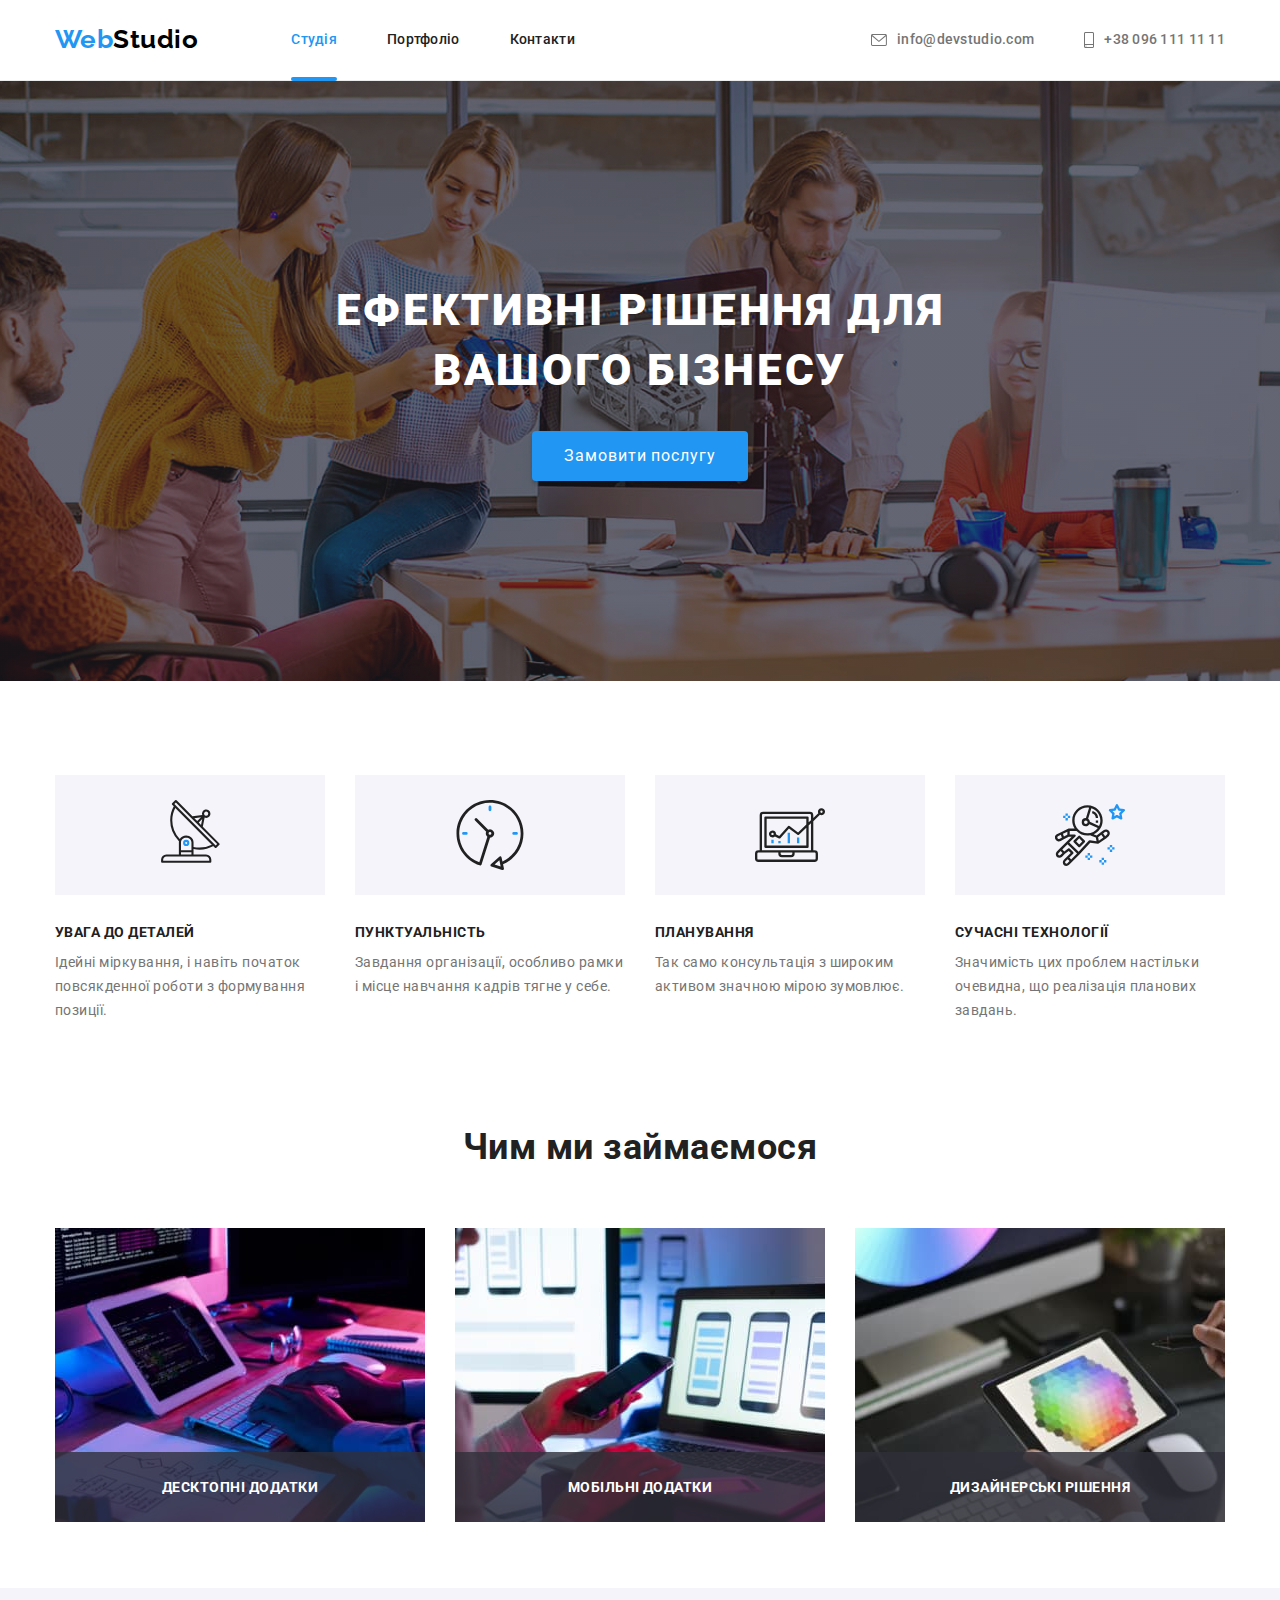
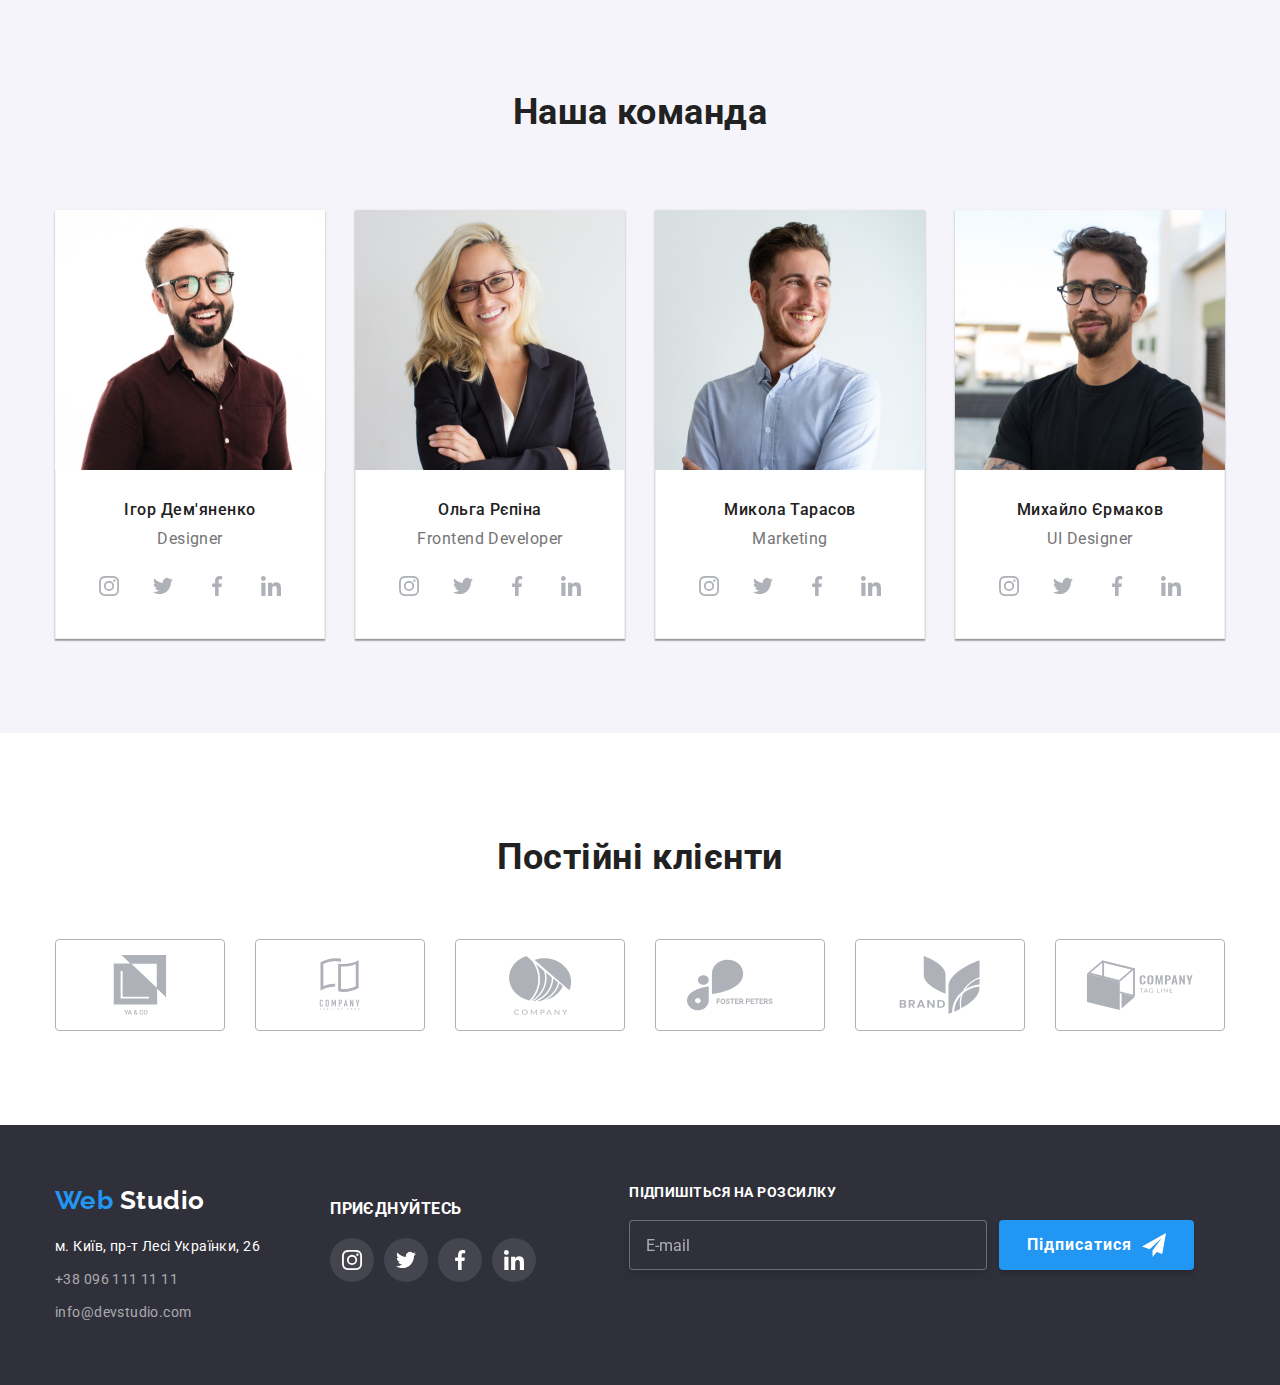
<file: index.html>
<!DOCTYPE html>
<html lang="uk">
  <head>
    <meta charset="UTF-8" />
    <meta http-equiv="X-UA-Compatible" content="IE=edge" />
    <meta name="viewport" content="width=device-width, initial-scale=1.0" />
    <title>Web Studio</title>
    <link rel="preconnect" href="https://fonts.googleapis.com" />
    <link rel="preconnect" href="https://fonts.gstatic.com" crossorigin />
    <link
      href="https://fonts.googleapis.com/css2?family=Raleway:wght@700&family=Roboto:wght@400;500;700;900&display=swap"
      rel="stylesheet" />
    <link
      rel="stylesheet"
      href="https://cdnjs.cloudflare.com/ajax/libs/modern-normalize/1.1.0/modern-normalize.min.css" />
    <link rel="stylesheet" href="./css/styles.css" />
  </head>

  <body>
    <!-- Header -->
    <header class="page-header">
      <div class="container">
        <div class="main-nav-studio">
          <nav class="main-nav-studio">
            <div class="logo-container">
              <a href="./index.html" lang="en" class="logo link item">
                Web
                <span class="logo-header">Studio</span>
              </a>
            </div>

            <ul class="main-nav list">
              <li class="item">
                <a href="./index.html" class="nav-link link current">Студія</a>
              </li>
              <li class="item">
                <a href="./portfolio.html" class="nav-link link">Портфоліо</a>
              </li>
              <li class="item">
                <a href="#" class="nav-link link">Контакти</a>
              </li>
            </ul>
          </nav>

          <ul class="header-contacts list">
            <li class="item">
              <a
                href="mailto:info@devstudio.com"
                lang="en"
                class="header-contacts link mail">
                <svg class="mail-icon">
                  <use href="./images/icons.svg#icon-envelope"></use>
                </svg>
                info@devstudio.com
              </a>
            </li>
            <li class="item">
              <a href="tel:+380961111111" class="header-contacts link telefone">
                <svg class="telefon-icon">
                  <use href="./images/icons.svg#icon-smartphone"></use>
                </svg>
                +38 096 111 11 11
              </a>
            </li>
          </ul>
        </div>
      </div>
    </header>

    <main>
      <!-- Hero! -->
      <section class="hero section overlay">
        <div class="container">
          <h1 class="hero-tittle">Ефективні рішення для вашого бізнесу</h1>
          <button data-modal-open type="button" class="hero-button">
            Замовити послугу
          </button>
        </div>
      </section>

      <!--Preferences -->
      <section class="preferences section">
        <div class="container">
          <h2 class="visually-hidden">Наші переваги</h2>

          <ul class="list prferences-list">
            <li class="item">
              <div class="icons-preference">
                <svg class="icon-preference antenna" width="70" height="70">
                  <use href="./images/icons.svg#icon-antenna"></use>
                </svg>
              </div>
              <h3 class="preferences-title">УВАГА ДО ДЕТАЛЕЙ</h3>
              <p class="preferences-details">
                Ідейні міркування, і навіть початок повсякденної роботи з
                формування позиції.
              </p>
            </li>
            <li class="item">
              <div class="icons-preference">
                <svg class="icon-preference clock" width="70" height="70">
                  <use href="./images/icons.svg#icon-clock"></use>
                </svg>
              </div>
              <h3 class="preferences-title">ПУНКТУАЛЬНІСТЬ</h3>
              <p class="preferences-details">
                Завдання організації, особливо рамки і місце навчання кадрів
                тягне у себе.
              </p>
            </li>
            <li class="item">
              <div class="icons-preference">
                <svg class="icon-preference diagram" width="70" height="70">
                  <use href="./images/icons.svg#icon-diagram"></use>
                </svg>
              </div>
              <h3 class="preferences-title">ПЛАНУВАННЯ</h3>
              <p class="preferences-details">
                Так само консультація з широким активом значною мірою зумовлює.
              </p>
            </li>
            <li class="item">
              <div class="icons-preference">
                <svg class="icon-preference astronaut" width="70" height="70">
                  <use href="./images/icons.svg#icon-astronaut"></use>
                </svg>
              </div>

              <h3 class="preferences-title">СУЧАСНІ ТЕХНОЛОГІЇ</h3>
              <p class="preferences-details">
                Значимість цих проблем настільки очевидна, що реалізація
                планових завдань.
              </p>
            </li>
          </ul>
        </div>
      </section>

      <!-- Our-projects -->
      <section class="projects section-no-padding">
        <div class="container">
          <h2 class="projects-title">Чим ми займаємося</h2>

          <ul class="list projects-list">
            <li class="items">
              <img
                src="./images/computer.jpg"
                alt="розробка для десктопів"
                width="370"
                height="294"
                class="project-image" />
              <p class="projects-card-description">Десктопні додатки</p>
            </li>
            <li class="items">
              <img
                src="./images/phone.jpg"
                alt="розробка для мобільних телефонів"
                width="370"
                height="294"
                class="project-image" />
              <p class="projects-card-description">Мобільні додатки</p>
            </li>
            <li class="items">
              <img
                src="./images/tablet.jpg"
                alt="розробка для планшетів"
                width="370"
                height="294"
                class="project-image" />
              <p class="projects-card-description">Дизайнерські рішення</p>
            </li>
          </ul>
        </div>
      </section>

      <!-- Our team -->
      <section class="team section">
        <div class="container">
          <h2 class="team-title">Наша команда</h2>
          <ul class="list team-list">
            <li class="item">
              <img
                src="./images/prodact.jpg"
                alt="Дизайнер Проекту"
                class="team-foto"
                width="270"
                height="260" />

              <div class="team-card-text">
                <h4 class="name">Ігор Дем'яненко</h4>
                <p lang="en" class="position">Designer</p>

                <ul class="list team-card-icons">
                  <li class="card-iconcs-item">
                    <a href="#" class="icon-link">
                      <svg class="icon-team" width="20px" height="20px">
                        <use href="./images/icons.svg#icon-instagram"></use>
                      </svg>
                    </a>
                  </li>
                  <li class="card-iconcs-item">
                    <a href="#" class="icon-link">
                      <svg class="icon-team" width="20px" height="20px">
                        <use href="./images/icons.svg#icon-twitter"></use>
                      </svg>
                    </a>
                  </li>
                  <li class="card-iconcs-item">
                    <a href="#" class="icon-link">
                      <svg class="icon-team" width="20px" height="20px">
                        <use href="./images/icons.svg#icon-facebook"></use>
                      </svg>
                    </a>
                  </li>
                  <li class="card-iconcs-item">
                    <a href="#" class="icon-link">
                      <svg class="icon-team" width="20px" height="20px">
                        <use href="./images/icons.svg#icon-linkedin"></use>
                      </svg>
                    </a>
                  </li>
                </ul>
              </div>
            </li>

            <li class="item">
              <img
                src="./images/frontend.jpg"
                alt="Фронтенд розробник"
                class="team-foto"
                width="270"
                height="260" />

              <div class="team-card-text">
                <h4 class="name">Ольга Рєпіна</h4>
                <p lang="en" class="position">Frontend Developer</p>

                <ul class="list team-card-icons">
                  <li class="card-iconcs-item">
                    <a href="#" class="icon-link">
                      <svg class="icon-team" width="20px" height="20px">
                        <use href="./images/icons.svg#icon-instagram"></use>
                      </svg>
                    </a>
                  </li>
                  <li class="card-iconcs-item">
                    <a href="#" class="icon-link">
                      <svg class="icon-team" width="20px" height="20px">
                        <use href="./images/icons.svg#icon-twitter"></use>
                      </svg>
                    </a>
                  </li>
                  <li class="card-iconcs-item">
                    <a href="#" class="icon-link">
                      <svg class="icon-team" width="20px" height="20px">
                        <use href="./images/icons.svg#icon-facebook"></use>
                      </svg>
                    </a>
                  </li>
                  <li class="card-iconcs-item">
                    <a href="#" class="icon-link">
                      <svg class="icon-team" width="20px" height="20px">
                        <use href="./images/icons.svg#icon-linkedin"></use>
                      </svg>
                    </a>
                  </li>
                </ul>
              </div>
            </li>

            <li class="item">
              <img
                src="./images/marketing.jpg"
                alt="Маркетинг"
                class="team-foto"
                width="270"
                height="260" />

              <div class="team-card-text">
                <h4 class="name">Микола Тарасов</h4>
                <p lang="en" class="position">Marketing</p>

                <ul class="list team-card-icons">
                  <li class="card-iconcs-item">
                    <a href="#" class="icon-link">
                      <svg class="icon-team" width="20px" height="20px">
                        <use href="./images/icons.svg#icon-instagram"></use>
                      </svg>
                    </a>
                  </li>
                  <li class="card-iconcs-item">
                    <a href="#" class="icon-link">
                      <svg class="icon-team" width="20px" height="20px">
                        <use href="./images/icons.svg#icon-twitter"></use>
                      </svg>
                    </a>
                  </li>
                  <li class="card-iconcs-item">
                    <a href="#" class="icon-link">
                      <svg class="icon-team" width="20px" height="20px">
                        <use href="./images/icons.svg#icon-facebook"></use>
                      </svg>
                    </a>
                  </li>
                  <li class="card-iconcs-item">
                    <a href="#" class="icon-link">
                      <svg class="icon-team" width="20px" height="20px">
                        <use href="./images/icons.svg#icon-linkedin"></use>
                      </svg>
                    </a>
                  </li>
                </ul>
              </div>
            </li>

            <li class="item">
              <img
                src="./images/designer.jpg"
                alt="Графічний дизайнер"
                class="team-foto"
                width="270"
                height="260" />

              <div class="team-card-text">
                <h4 class="name">Михайло Єрмаков</h4>
                <p lang="en" class="position">UI Designer</p>

                <ul class="list team-card-icons">
                  <li class="card-iconcs-item">
                    <a href="#" class="icon-link">
                      <svg class="icon-team" width="20px" height="20px">
                        <use href="./images/icons.svg#icon-instagram"></use>
                      </svg>
                    </a>
                  </li>
                  <li class="card-iconcs-item">
                    <a href="#" class="icon-link">
                      <svg class="icon-team" width="20px" height="20px">
                        <use href="./images/icons.svg#icon-twitter"></use>
                      </svg>
                    </a>
                  </li>
                  <li class="card-iconcs-item">
                    <a href="#" class="icon-link">
                      <svg class="icon-team" width="20px" height="20px">
                        <use href="./images/icons.svg#icon-facebook"></use>
                      </svg>
                    </a>
                  </li>
                  <li class="card-iconcs-item">
                    <a href="#" class="icon-link">
                      <svg class="icon-team" width="20px" height="20px">
                        <use href="./images/icons.svg#icon-linkedin"></use>
                      </svg>
                    </a>
                  </li>
                </ul>
              </div>
            </li>
          </ul>
        </div>
      </section>

      <section class="clients section">
        <div class="container">
          <h2 class="clients-title">Постійні клієнти</h2>

          <ul class="list our-clients">
            <li class="clients-icon-item">
              <a href="" class="clients-icone-link">
                <svg class="icone-clients">
                  <use
                    href="./images/icons.svg#icon-ya_co"
                    width="106px"
                    height="60px"></use>
                </svg>
              </a>
            </li>

            <li class="clients-icon-item">
              <a href="" class="clients-icone-link">
                <svg class="icone-clients">
                  <use
                    href="./images/icons.svg#icon-tagline_here_company"
                    width="106px"
                    height="60px"></use>
                </svg>
              </a>
            </li>

            <li class="clients-icon-item">
              <a href="" class="clients-icone-link">
                <svg class="icone-clients">
                  <use
                    href="./images/icons.svg#icon-company"
                    width="106px"
                    height="60px"></use>
                </svg>
              </a>
            </li>

            <li class="clients-icon-item">
              <a href="" class="clients-icone-link">
                <svg class="icone-clients">
                  <use
                    href="./images/icons.svg#icon-foster_peters"
                    width="106px"
                    height="60px"></use>
                </svg>
              </a>
            </li>

            <li class="clients-icon-item">
              <a href="" class="clients-icone-link">
                <svg class="icone-clients">
                  <use
                    href="./images/icons.svg#icon-brand"
                    width="106px"
                    height="60px"></use>
                </svg>
              </a>
            </li>

            <li class="clients-icon-item">
              <a href="" class="clients-icone-link">
                <svg class="icone-clients">
                  <use
                    href="./images/icons.svg#icon-tag_line_company"
                    width="106px"
                    height="60px"></use>
                </svg>
              </a>
            </li>
          </ul>
        </div>
      </section>
    </main>

    <!-- Footer -->
    <footer class="footer">
      <div class="container">
        <div class="address-footer">
          <a href="./index.html" lang="en" class="logo link footer-log">
            Web
            <span class="logo-footer">Studio</span>
          </a>
          <address>
            <ul class="footer-contacts list">
              <li class="item">
                <a
                  href="https://goo.gl/maps/CPtrU1FHBa2aNyZL9"
                  target="_blank"
                  rel="noopener noreferrer nofollow"
                  class="footer-contacts link">
                  <span class="adress-footer">
                    м. Київ, пр-т Лесі Українки, 26
                  </span>
                </a>
              </li>
              <li class="item">
                <a href="tel:+380961111111" class="footer-contacts link">
                  +38 096 111 11 11
                </a>
              </li>
              <li class="item">
                <a
                  href="mailto:info@devstudio.com"
                  lang="en"
                  class="footer-contacts link">
                  info@devstudio.com
                </a>
              </li>
            </ul>
          </address>
        </div>

        <div class="social-link-footer">
          <p class="join-us">ПРИЄДНУЙТЕСЬ</p>
          <ul class="icons-list-footer list">
            <li class="footer-icon-item item">
              <a href="" class="footer-icon-link link">
                <svg class="icon-footer">
                  <use href="./images/icons.svg#icon-instagram"></use>
                </svg>
              </a>
            </li>

            <li class="footer-icon-item item">
              <a href="" class="footer-icon-link link">
                <svg class="icon-footer">
                  <use href="./images/icons.svg#icon-twitter"></use>
                </svg>
              </a>
            </li>

            <li class="footer-icon-item item">
              <a href="" class="footer-icon-link link">
                <svg class="icon-footer">
                  <use href="./images/icons.svg#icon-facebook"></use>
                </svg>
              </a>
            </li>

            <li class="footer-icon-item item">
              <a href="" class="footer-icon-link link">
                <svg class="icon-footer">
                  <use href="./images/icons.svg#icon-linkedin"></use>
                </svg>
              </a>
            </li>
          </ul>
        </div>

        <div class="conteiner-form-footer">
          <h2 class="call-to-action">Підпишіться на розсилку</h2>
          <form class="form-footer">
            <input
              type="text"
              placeholder="E-mail"
              id="footer-input"
              class="footer-input">
            <button
              type="submit"
              class="button-form-footer"
              aria-label="Підписатися">
              Підписатися
              <svg class="button-footer-icon">
                <use href="./images/icons.svg#icon-send"></use>
              </svg>
            </button>
          </form>
        </div>
      </div>
    </footer>

    <div data-modal class="backdrop is-hidden">
      <div class="modal">
        <form class="form js-speaker-form">
          <h2 class="form-tittle">Залиште свої дані, ми вам передзвонимо</h2>

          <div class="form-field">
            <label for="name">Ім'я</label>

            <div class="form-lebel">
              <input
                type="text"
                name="user-name"
                id="name"
                class="form-input" />
              <svg class="form-icons">
                <use
                  href="./images/icons.svg#icon-person"></use>
              </svg>
            </div>
          </div>

          <div class="form-field">
            <label for="tel">Телефон</label>

            <div class="form-lebel">
              <input type="tel" name="tel" id="tel" class="form-input">
              <svg class="form-icons">
                <use href="./images/icons.svg#icon-phone_blank"></use>
              </svg>
            </div>
          </div>

          <div class="form-field">
            <label for="email">Пошта</label>

            <div class="form-lebel">
              <input type="email" name="email" id="email" class="form-input">
              <svg class="form-icons">
                <use href="./images/icons.svg#icon-email_black"></use>
              </svg>
            </div>
          </div>

          <div class="form-field">
            <label for="comment">Коментар</label>
            <textarea
              class="form-textaerea"
              name="comment "
              id="comment"
              rows="8"
              placeholder="Введіть текст"></textarea>
          </div>

          <label class="checkbox-label">
            <input
              type="checkbox"
              name="agreement"
              value="agreement"
              class="checkbox"
              checked />
            <span class="checbox-icon"></span>
            Погоджуюся з розсилкою та приймаю&#160;
            <a href=" " class="link checkbox-link">Умови договору</a>
          </label>
          <button type="submit" class="form-button">Відправити</button>
        </form>
        <button data-modal-close class="modal-close-button">
          <svg class="icon-close" width="18px" height="18px">
            <use href="./images/icons.svg#icon-close_black"></use>
          </svg>
        </button>
      </div>
    </div>

    <script src="./js/header.js"></script>
    <script src="./js/modal.js"></script>
  </body>
</html>
</file>
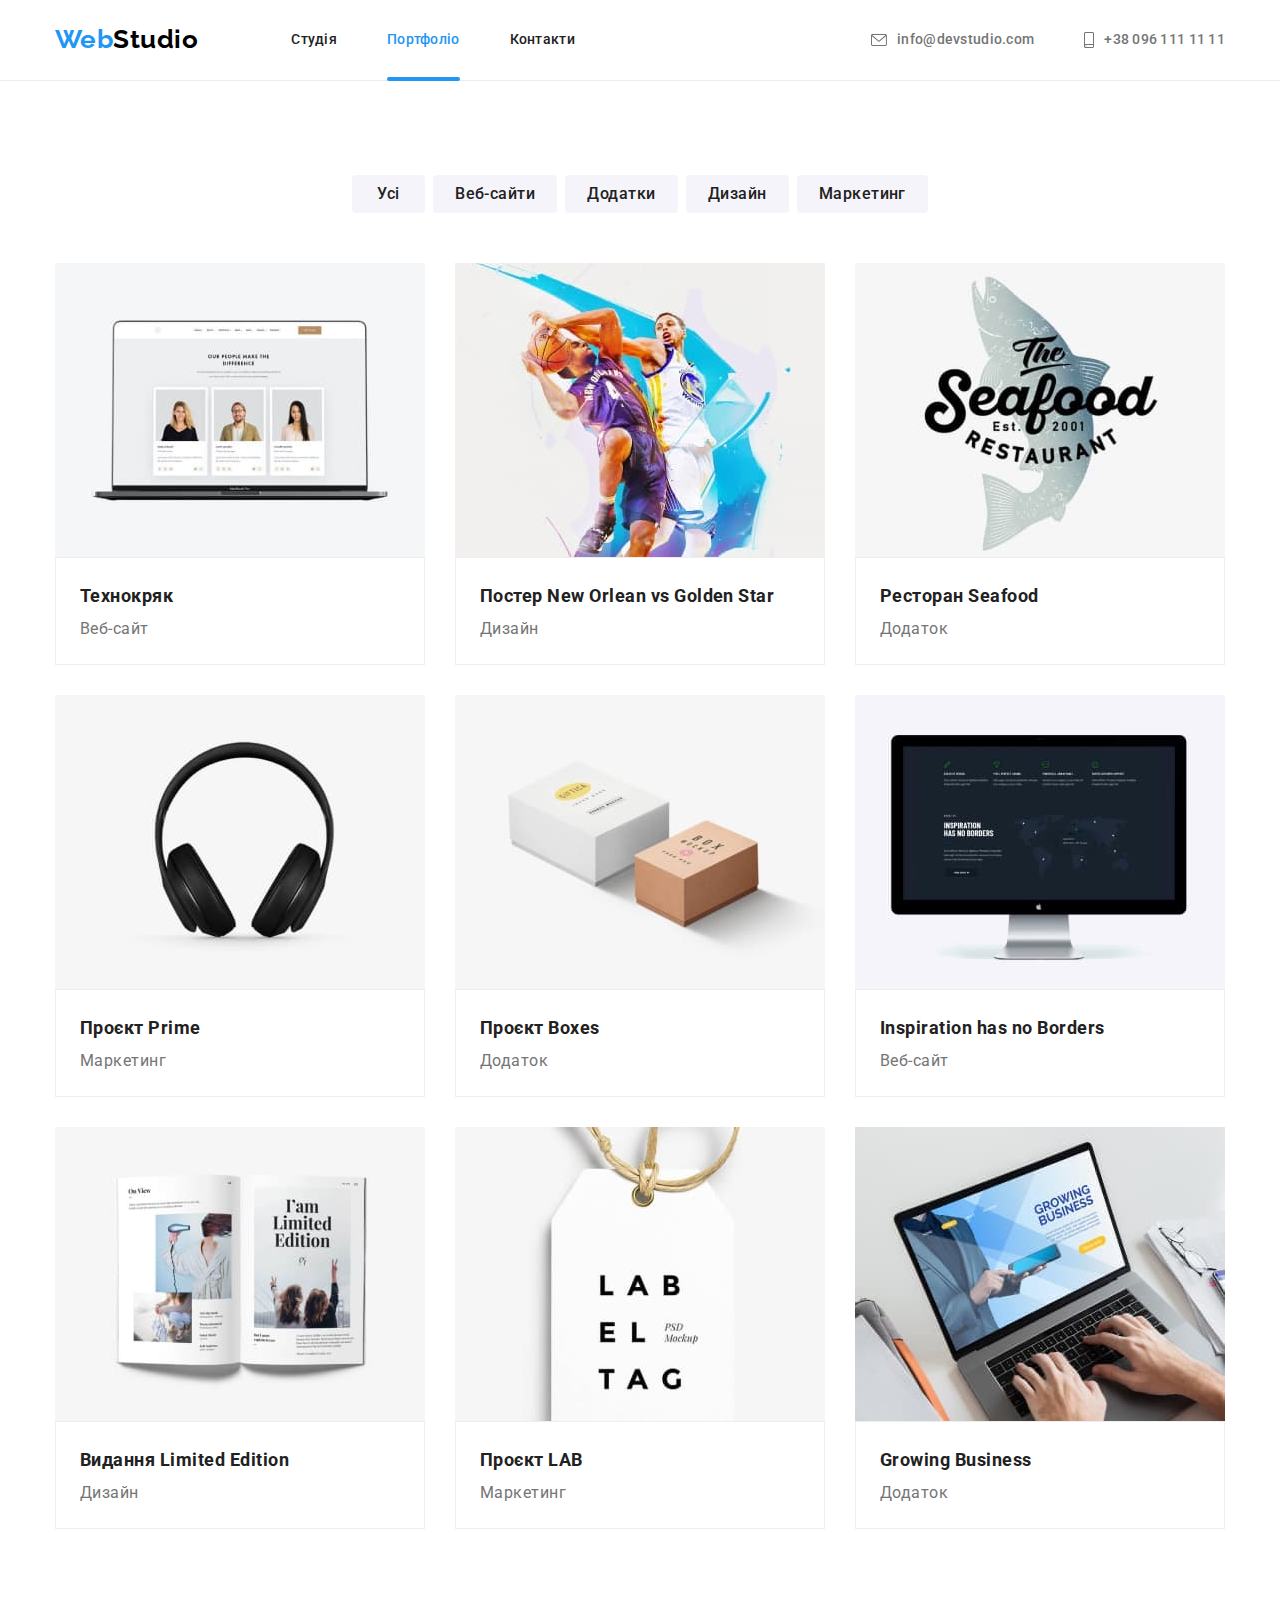
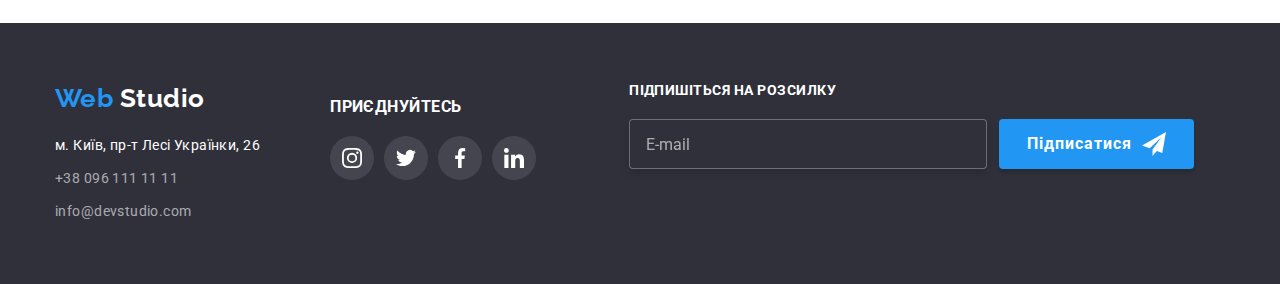
<file: portfolio.html>
<!DOCTYPE html>
<html lang="uk">
  <head>
    <meta charset="UTF-8" />
    <meta http-equiv="X-UA-Compatible" content="IE=edge" />
    <meta name="viewport" content="width=device-width, initial-scale=1.0" />
    <title>Web Studio</title>
    <link rel="preconnect" href="https://fonts.googleapis.com" />
    <link rel="preconnect" href="https://fonts.gstatic.com" crossorigin />
    <link
      href="https://fonts.googleapis.com/css2?family=Raleway:wght@700&family=Roboto:wght@400;500;700;900&display=swap"
      rel="stylesheet" />
    <link
      rel="stylesheet"
      href="https://cdnjs.cloudflare.com/ajax/libs/modern-normalize/1.1.0/modern-normalize.min.css" />
    <link rel="stylesheet" href="./css/styles.css" />
  </head>

  <body>
    <!-- Header -->
    <header class="page-header">
      <div class="container">
        <div class="main-nav-studio">
          <nav class="main-nav-studio">
            <div class="logo-container">
              <a href="./index.html" lang="en" class="logo link item">
                Web
                <span class="logo-header">Studio</span>
              </a>
            </div>

            <ul class="main-nav list">
              <li class="item">
                <a href="./index.html" class="nav-link link">Студія</a>
              </li>
              <li class="item">
                <a href="./portfolio.html" class="nav-link link current">
                  Портфоліо
                </a>
              </li>
              <li class="item">
                <a href="#" class="nav-link link">Контакти</a>
              </li>
            </ul>
          </nav>

          <ul class="header-contacts list">
            <li class="item">
              <a
                href="mailto:info@devstudio.com"
                lang="en"
                class="header-contacts link mail">
                <svg class="mail-icon">
                  <use href="./images/icons.svg#icon-envelope"></use>
                </svg>
                info@devstudio.com
              </a>
            </li>
            <li class="item">
              <a href="tel:+380961111111" class="header-contacts link telefone">
                <svg class="telefon-icon">
                  <use href="./images/icons.svg#icon-smartphone"></use>
                </svg>
                +38 096 111 11 11
              </a>
            </li>
          </ul>
        </div>
      </div>
    </header>

    <main>
      <!-- Nav-buttons -->
      <section class="section portfolio-nav">
        <div class="container portfolio-nav-buttons">
          <h2 class="visually-hidden">Пошук за категоріями</h2>
          <ul class="list nav-buttons-list">
            <li class="item">
              <button type="button" class="nav-buttons">Усі</button>
            </li>
            <li class="item">
              <button type="button" class="nav-buttons">Веб-сайти</button>
            </li>
            <li class="item">
              <button type="button" class="nav-buttons">Додатки</button>
            </li>
            <li class="item">
              <button type="button" class="nav-buttons">Дизайн</button>
            </li>
            <li class="item">
              <button type="button" class="nav-buttons">Маркетинг</button>
            </li>
          </ul>
        </div>

        <!-- Poftfolio items -->

        <div class="container">
          <h2 class="visually-hidden">Категорії портфоліо</h2>
          <ul class="list card-items">
            <li class="card-item">
              <div class="portfolio-card-thumb">
                <img
                  src="./images/technokryak.jpg"
                  alt="Відкрита сторінка веб сайту на екрані ноутбука"
                  class="portfolio-image"
                  width="370">
                <div class="thumb-overlay">
                  <p class="thumb-text">
                    Ресурс пропонує комплексні пропозиції з різним рівнем
                    функціоналу та сервісів. Все це дозволить відвідувачу
                    отримати вичерпні відомості про компанію чи приватну особу.
                  </p>
                </div>
              </div>

              <div class="card-text">
                <h3 class="items-title">Технокряк</h3>
                <p class="items-description">Веб-сайт</p>
              </div>
            </li>
            <li class="card-item">
              <div class="portfolio-card-thumb">
                <img
                  src="./images/poster_new_orlean.jpg"
                  alt="Два баскетболісти в процесі гри"
                  class="portfolio-image"
                  width="370">
                <div class="thumb-overlay">
                  <p class="thumb-text">
                    Ресурс пропонує комплексні пропозиції з різним рівнем
                    функціоналу та сервісів. Все це дозволить відвідувачу
                    отримати вичерпні відомості про компанію чи приватну особу.
                  </p>
                </div>
              </div>
              <div class="card-text">
                <h3 class="items-title">Постер New Orlean vs Golden Star</h3>
                <p class="items-description">Дизайн</p>
              </div>
            </li>
            <li class="card-item">
              <div class="portfolio-card-thumb">
                <img
                  src="./images/seafood.jpg"
                  alt="Логотип ресторану морської кухні"
                  class="portfolio-image"
                  width="370">
                <div class="thumb-overlay">
                  <p class="thumb-text">
                    Ресурс пропонує комплексні пропозиції з різним рівнем
                    функціоналу та сервісів. Все це дозволить відвідувачу
                    отримати вичерпні відомості про компанію чи приватну особу.
                  </p>
                </div>
              </div>
              <div class="card-text">
                <h3 class="items-title">Ресторан Seafood</h3>
                <p class="items-description">Додаток</p>
              </div>
            </li>
            <li class="card-item">
              <div class="portfolio-card-thumb">
                <img
                  src="./images/prime.jpg"
                  alt="Навушники"
                  class="portfolio-image"
                  width="370">
                <div class="thumb-overlay">
                  <p class="thumb-text">
                    Ресурс пропонує комплексні пропозиції з різним рівнем
                    функціоналу та сервісів. Все це дозволить відвідувачу
                    отримати вичерпні відомості про компанію чи приватну особу.
                  </p>
                </div>
              </div>
              <div class="card-text">
                <h3 class="items-title">Проєкт Prime</h3>
                <p class="items-description">Маркетинг</p>
              </div>
            </li>
            <li class="card-item">
              <div class="portfolio-card-thumb">
                <img
                  src="./images/boxes.jpg"
                  alt="Дві коробки"
                  class="portfolio-image"
                  width="370">
                <div class="thumb-overlay">
                  <p class="thumb-text">
                    Ресурс пропонує комплексні пропозиції з різним рівнем
                    функціоналу та сервісів. Все це дозволить відвідувачу
                    отримати вичерпні відомості про компанію чи приватну особу.
                  </p>
                </div>
              </div>
              <div class="card-text">
                <h3 class="items-title">Проєкт Boxes</h3>
                <p class="items-description">Додаток</p>
              </div>
            </li>
            <li class="card-item">
              <div class="portfolio-card-thumb">
                <img
                  src="./images/inspiration.jpg"
                  alt="Веб-сайт на екрані ком'ютера"
                  class="portfolio-image"
                  width="370">
                <div class="thumb-overlay">
                  <p class="thumb-text">
                    Ресурс пропонує комплексні пропозиції з різним рівнем
                    функціоналу та сервісів. Все це дозволить відвідувачу
                    отримати вичерпні відомості про компанію чи приватну особу.
                  </p>
                </div>
              </div>
              <div class="card-text">
                <h3 class="items-title">Inspiration has no Borders</h3>
                <p class="items-description">Веб-сайт</p>
              </div>
            </li>
            <li class="card-item">
              <div class="portfolio-card-thumb">
                <img
                  src="./images/limited_edition.jpg"
                  alt="Відкрита книга з картинками і текстом"
                  class="portfolio-image"
                  width="370">
                <div class="thumb-overlay">
                  <p class="thumb-text">
                    Ресурс пропонує комплексні пропозиції з різним рівнем
                    функціоналу та сервісів. Все це дозволить відвідувачу
                    отримати вичерпні відомості про компанію чи приватну особу.
                  </p>
                </div>
              </div>
              <div class="card-text">
                <h3 class="items-title">Видання Limited Edition</h3>
                <p class="items-description">Дизайн</p>
              </div>
            </li>
            <li class="card-item">
              <div class="portfolio-card-thumb">
                <img
                  src="./images/lab.jpg"
                  alt="Брелок"
                  class="portfolio-image"
                  width="370">
                <div class="thumb-overlay">
                  <p class="thumb-text">
                    Ресурс пропонує комплексні пропозиції з різним рівнем
                    функціоналу та сервісів. Все це дозволить відвідувачу
                    отримати вичерпні відомості про компанію чи приватну особу.
                  </p>
                </div>
              </div>
              <div class="card-text">
                <h3 class="items-title">Проєкт LAB</h3>
                <p class="items-description">Маркетинг</p>
              </div>
            </li>
            <li class="card-item">
              <div class="portfolio-card-thumb">
                <img
                  src="./images/growing_business.jpg"
                  alt="Руки на клавіатурі ноутбука"
                  class="portfolio-image"
                  width="370">
                <div class="thumb-overlay">
                  <p class="thumb-text">
                    Ресурс пропонує комплексні пропозиції з різним рівнем
                    функціоналу та сервісів. Все це дозволить відвідувачу
                    отримати вичерпні відомості про компанію чи приватну особу.
                  </p>
                </div>
              </div>
              <div class="card-text">
                <h3 class="items-title">Growing Business</h3>
                <p class="items-description">Додаток</p>
              </div>
            </li>
          </ul>
        </div>
      </section>
    </main>

    <!-- Footer -->
    <footer class="footer">
      <div class="container">
        <div class="address-footer">
          <a href="./index.html" lang="en" class="logo link footer-log">
            Web
            <span class="logo-footer">Studio</span>
          </a>
          <address>
            <ul class="footer-contacts list">
              <li class="item">
                <a
                  href="https://goo.gl/maps/CPtrU1FHBa2aNyZL9"
                  target="_blank"
                  rel="noopener noreferrer nofollow"
                  class="footer-contacts link">
                  <span class="adress-footer">
                    м. Київ, пр-т Лесі Українки, 26
                  </span>
                </a>
              </li>
              <li class="item">
                <a href="tel:+380961111111" class="footer-contacts link">
                  +38 096 111 11 11
                </a>
              </li>
              <li class="item">
                <a
                  href="mailto:info@devstudio.com"
                  lang="en"
                  class="footer-contacts link">
                  info@devstudio.com
                </a>
              </li>
            </ul>
          </address>
        </div>

        <div class="social-link-footer">
          <p class="join-us">ПРИЄДНУЙТЕСЬ</p>
          <ul class="icons-list-footer list">
            <li class="footer-icon-item item">
              <a href="" class="footer-icon-link link">
                <svg class="icon-footer">
                  <use href="./images/icons.svg#icon-instagram"></use>
                </svg>
              </a>
            </li>

            <li class="footer-icon-item item">
              <a href="" class="footer-icon-link link">
                <svg class="icon-footer">
                  <use href="./images/icons.svg#icon-twitter"></use>
                </svg>
              </a>
            </li>

            <li class="footer-icon-item item">
              <a href="" class="footer-icon-link link">
                <svg class="icon-footer">
                  <use href="./images/icons.svg#icon-facebook"></use>
                </svg>
              </a>
            </li>

            <li class="footer-icon-item item">
              <a href="" class="footer-icon-link link">
                <svg class="icon-footer">
                  <use href="./images/icons.svg#icon-linkedin"></use>
                </svg>
              </a>
            </li>
          </ul>
        </div>

        <div class="conteiner-form-footer">
          <h2 class="call-to-action">Підпишіться на розсилку</h2>
          <form class="form-footer">
            <input
              type="text"
              placeholder="E-mail"
              id="footer-input"
              class="footer-input">
            <button
              type="submit"
              class="button-form-footer"
              aria-label="Підписатися">
              Підписатися
              <svg class="button-footer-icon">
                <use href="./images/icons.svg#icon-send"></use>
              </svg>
            </button>
          </form>
        </div>
      </div>
    </footer>
    <script src="./js/header.js"></script>
  </body>
</html>
</file>
<file: css/styles.css>
:root {
  /* colors */
  --acsent-color: #2196f3;
  --main-text-color: #757575;
  --secondary-text-color: #212121;
  --white-color: #ffffff;
  --black-color: #000000;
  --border-btm: #ececec;
  --icone-color: #afb1b8;
  --footer-contacts-color: rgba(255, 255, 255, 0.6);
  --hero-button-acsent: #188ce8;
  --hero-button-shadow: 0px 4px 4px rgba(0, 0, 0, 0.15);
  --portfolio-nav-buttons-shadow: 0px 3px 1px rgba(0, 0, 0, 0.1),
    0px 1px 2px rgba(0, 0, 0, 0.08), 0px 2px 2px rgba(0, 0, 0, 0.12);
  --modal-box-shedow: 0px 1px 3px rgba(0, 0, 0, 0.12),
    0px 1px 1px rgba(0, 0, 0, 0.14), 0px 2px 1px rgba(0, 0, 0, 0.2);
  --placeholder-text: rgba(117, 117, 117, 0.5);
  --fill-form: #2196f3;
  /* background-colors */
  --main-bgr: #ffffff;
  --secondary-bgr: #f5f4fa;
  --hero-bgr: #2f303a;
  --backdrop-bgr: rgb(0, 0, 0, 0.2);
  --icon-footer-bgr: rgba(255, 255, 255, 0.1);
  --projects-card-descr-bgr: rgba(47, 48, 58, 0.8);
  --thumb-text-bgr: rgba(33, 150, 243, 0.9);
  /* primery fonts */
  --primery-fonts: "Roboto", sans-serif;
  --logo-fonts: "Raleway", sans-serif;
  --person-card-shedow: 0px 1px 3px rgba(0, 0, 0, 0.12),
    0px 1px 1px rgba(0, 0, 0, 0.14), 0px 2px 1px rgba(0, 0, 0, 0.2);
  --portfolio-cards-brd: #eeeeee;

  --function-time: cubic-bezier(0.4, 0, 0.2, 1);
  --transition-time: 250ms;
}

h1,
h2,
h3,
h4,
h5,
h6,
p,
ul {
  margin: 0;
  padding: 0;
}

.link {
  font-style: normal;
  text-decoration: none;
  color: var(--secondary-text-color);
}

.list {
  list-style: none;
}

body {
  background-color: var(--main-bgr);
  color: var(--main-text-color);
  font-family: var(--primery-fonts);
  font-size: 16px;
  line-height: 1.71;
  letter-spacing: 0.03em;
  margin: 0;

  padding-top: 80px;
}

.container {
  max-width: 1200px;
  padding-left: 15px;
  padding-right: 15px;
  margin: 0 auto;
}

.section {
  padding-top: 94px;
  padding-bottom: 94px;
}

/* Logo */
.logo-container {
  display: flex;
  margin-right: 93px;
}

.logo {
  display: flex;
  padding-top: 24px;
  padding-bottom: 25px;

  color: var(--acsent-color);
  font-family: var(--logo-fonts);
  font-weight: 700;
  font-size: 26px;
  line-height: 1.19;
  text-decoration: none;
}

.logo-header {
  color: var(--black-color);
}

/* Navigation Heder */

.nav-link {
  display: block;
  position: relative;
  padding-top: 32px;
  padding-bottom: 32px;

  font-family: var(--primery-fonts);
  font-weight: 500;
  font-size: 14px;
  line-height: 1.14;
  letter-spacing: 0.02em;

  transition: color var(--transition-time) var(--function-time);
}

.nav-link::after {
  content: " ";
  width: 100%;
  height: 4px;
  position: absolute;
  left: 0;
  bottom: -1px;
  background: var(--acsent-color);
  border-radius: 2px;
  opacity: 0;
}

.current.nav-link::after {
  opacity: 1;
}

.main-nav {
  display: flex;
}

.main-nav .item:not(:last-child) {
  margin-right: 50px;
}

.header-contacts {
  display: flex;
  font-family: var(--primery-fonts);
  font-weight: 500;
  font-size: 14px;
  line-height: 1.14;
  letter-spacing: 0.02em;
  color: var(--main-text-color);
  cursor: pointer;

  transition: color var(--transition-time) var(--function-time);
}

.nav-link:hover,
.nav-link:focus,
.header-contacts:focus,
.header-contacts:hover {
  color: var(--acsent-color);
}

.current {
  color: var(--acsent-color);
}

.header-contacts.list .item:not(:last-child) {
  margin-right: 50px;
}

.header-contacts.list {
  margin-left: auto;
}

.header-contacts.link {
  display: block;
  padding-top: 32px;
  padding-bottom: 32px;
}

.main-nav-studio {
  display: flex;
  align-items: center;
}

.page-header {
  position: fixed;
  width: 100%;
  top: 0;
  left: 0;
  right: 0;
  min-height: 80px;
  background-color: var(--main-bgr);
  z-index: 1;
  border-bottom: 1px solid var(--border-btm);
}

.link.mail,
.link.telefone {
  display: inline-flex;
  align-items: center;
}

.mail-icon {
  width: 16px;
  height: 12px;
  margin-right: 10px;
  fill: currentColor;
  /* transition: color var(--transition-time) var(--function-time); */
}

.telefon-icon {
  width: 10px;
  height: 16px;
  margin-right: 10px;
  fill: currentColor;
  transition: color var(--transition-time) var(--function-time);
}

/* Hero */
.hero.section {
  padding: 200px 0;
  text-align: center;
}

.hero-tittle {
  margin: 0 auto 30px;
  max-width: 696px;
  font-weight: 900;
  font-size: 44px;
  line-height: 1.36;
  letter-spacing: 0.06em;
  text-transform: uppercase;
  color: var(--white-color);
}

.hero-button {
  padding: 10px 32px;
  min-width: 216px;
  display: inline-block;
  color: var(--white-color);
  font-family: var(--primery-fonts);
  letter-spacing: 0.06em;
  line-height: 1.9;
  text-align: center;

  background-color: var(--acsent-color);
  box-shadow: var(--hero-button-shadow);
  border-radius: 4px;
  border: none;
  cursor: pointer;

  transition: background-color var(--transition-time) var(--function-time),
    box-shadow var(--transition-time) var(--function-time);
}

.hero-button:hover,
.hero-button:focus,
.hero-button:active {
  background-color: var(--hero-button-acsent);
  box-shadow: var(--hero-button-shadow);
  border-radius: 4px;
}

.overlay {
  max-width: 1600px;
  min-height: 600px;
  margin-left: auto;
  margin-right: auto;
  background-color: var(--hero-bgr);
  background-image: linear-gradient(
      to bottom,
      rgba(47, 48, 58, 0.4),
      rgba(47, 48, 58, 0.4)
    ),
    url(../images/hero_img.jpg);
  background-repeat: no-repeat;
  background-position: center;
  background-size: cover;
}

/* < !--Preferences --> */
.visually-hidden {
  position: absolute;
  white-space: nowrap;
  width: 1px;
  height: 1px;
  overflow: hidden;
  border: 0;
  padding: 0;
  clip: rect(0 0 0 0);
  clip-path: inset(50%);
  margin: -1px;
}

.preferences-title {
  margin-bottom: 10px;
  font-size: 14px;
  line-height: 1.14;
  text-transform: uppercase;
  color: var(--secondary-text-color);
}

.preferences-details {
  font-size: 14px;
}

.list.prferences-list {
  display: flex;
  flex-wrap: wrap;
  justify-content: space-between;
}

.prferences-list .item {
  width: 270px;
}

.list.prferences-list .item:not(:last-child) {
  margin-right: 30px;
}

.icons-preference {
  display: flex;
  align-items: center;
  justify-content: center;
  min-width: 270px;
  min-height: 120px;
  margin-bottom: 30px;
  background-color: var(--secondary-bgr);
}

.icon-preference {
  max-width: 70px;
  max-height: 70px;
}

/* Our-projects section */
.projects.section-no-padding {
  padding-top: 0px;
  padding-bottom: 66px;
}

.list.projects-list {
  display: flex;
  flex-wrap: wrap;
  justify-content: space-between;
}

.list.projects-list .items:not(:last-child) {
  margin-right: 30px;
}

.project-image {
  display: block;
}

.projects-list .items {
  position: relative;
}

.projects-card-description {
  position: absolute;
  bottom: 0;
  display: flex;
  text-transform: uppercase;
  font-weight: 700;
  font-size: 14px;
  line-height: 1.14px;
  text-align: center;
  align-items: center;
  justify-content: center;
  color: var(--main-bgr);
  background: var(--projects-card-descr-bgr);
  min-height: 70px;
  width: 100%;
}

/* our-team section */
.team {
  background-color: var(--secondary-bgr);
}

.projects-title,
.team-title,
.clients-title {
  margin-bottom: 50px;
  font-size: 36px;
  text-align: center;
  color: var(--secondary-text-color);
}

.list.team-list {
  display: flex;
  justify-content: space-between;
}

.team-list .item {
  width: 270px;
  box-shadow: var(--person-card-shedow);
}

.team-list .item {
  margin-top: 16px;
}

.team-list .item:not(:last-child) {
  margin-right: 30px;
}

.item .team-foto {
  display: block;
}

.team-card-text {
  max-width: 370px;
  padding: 30px 10px;
  background-color: var(--main-bgr);
  border: 1px solid var(--portfolio-cards-brd);
  border-top: none;
}

.name {
  margin-bottom: 10px;
  font-weight: 500;
  line-height: 1.19;
  text-align: center;
  color: var(--secondary-text-color);
}

.position {
  line-height: 1.19;
  text-align: center;
  color: var(--main-text-color);
}

.team-card-icons {
  display: flex;
  justify-content: center;
  margin-top: 16px;
}

.card-iconcs-item {
  width: 44px;
  height: 44px;
}

.card-iconcs-item:not(:last-child) {
  margin-right: 10px;
}

.icon-link {
  width: 100%;
  height: 100%;
  fill: var(--icone-color);
  display: flex;
  border-radius: 50%;
  align-items: center;
  justify-content: center;

  transition: background-color var(--transition-time) var(--function-time),
    fill var(--transition-time) var(--function-time);
}

.icon-link:hover,
.icon-link:focus {
  background-color: var(--acsent-color);
  fill: var(--main-bgr);
}

/* clients section */
.list.our-clients {
  display: flex;
  justify-content: space-between;
  margin-top: 50px;
}

.clients-icon-item {
  width: 170px;
  height: 92px;
}

.clients-icon-item:not(:last-child) {
  margin-right: 30px;
}

.clients-icone-link {
  width: 100%;
  height: 100%;
  border: 1px solid var(--icone-color);
  border-radius: 4px;
  fill: var(--icone-color);
  display: flex;
  align-items: center;
  justify-content: center;

  transition: fill var(--transition-time) var(--function-time);
}

.icone-clients {
  width: 106px;
  height: 60px;
}

.clients-icone-link:hover,
.clients-icone-link:focus {
  fill: var(--acsent-color);
  border: 1px solid var(--acsent-color);
}

/* footer */
.footer {
  padding: 60px 0;
  background-color: var(--hero-bgr);
}

.logo-footer {
  color: var(--main-bgr);
}

.address-footer .footer-log {
  padding: 0;
}

.footer-log {
  display: inline-block;
  margin-bottom: 20px;
}

.footer-contacts.list .item:not(:last-child) {
  margin-bottom: 9px;
}

.footer-contacts {
  font-family: var(--primery-fonts);
  font-weight: 400;
  font-size: 14px;
  line-height: 1.71;
  letter-spacing: 0.03em;
  color: var(--footer-contacts-color);
  text-decoration: none;
  list-style: none;

  transition: color var(--transition-time) var(--function-time);
}

.footer-contacts:hover,
.footer-contacts:focus {
  color: var(--acsent-color);
}

.adress-footer {
  color: var(--white-color);
  transition: color var(--transition-time) var(--function-time);
}

.adress-footer:hover,
.adress-footer:focus {
  color: var(--acsent-color);
}

.footer .container {
  display: flex;
}

.join-us {
  font-weight: 700;
  line-height: 1.14;
  letter-spacing: 0.03em;
  color: var(--main-bgr);
  margin-bottom: 20px;
}

.social-link-footer {
  margin-left: 70px;
  margin-right: 93px;
  padding: 15px 0 0;
}

.icons-list-footer {
  display: flex;
  gap: 10px;
}

.footer-icon-item {
  justify-content: center;
  width: 44px;
  height: 44px;
  background: var(--icon-footer-bgr);
  border-radius: 50%;
  transition: background-color var(--transition-time) var(--function-time);
}

.footer-icon-item:hover,
.footer-icon-item:focus {
  background-color: var(--acsent-color);
}

.footer-icon-link {
  height: 100%;
  width: 100%;
  display: flex;
  align-items: center;
  justify-content: center;
}

.icon-footer {
  width: 20px;
  height: 20px;
  fill: var(--main-bgr);
}

/* Portfolio page */
.portfolio-main-nav,
.header-contacts {
  background-color: var(--white-color);
}

.nav-buttons {
  padding: 6px 22px;
  min-width: 73px;
  display: inline-block;
  font-family: var(--primery-fonts);
  font-weight: 500;
  font-size: 16px;
  line-height: 1.62;
  letter-spacing: 0.03em;
  color: var(--secondary-text-color);
  text-align: center;
  background-color: var(--secondary-bgr);
  border: none;
  border-radius: 4px;
  cursor: pointer;

  transition: background-color var(--transition-time) var(--function-time),
    box-shadow var(--transition-time) var(--function-time),
    color var(--transition-time) var(--function-time);
}

.nav-buttons:hover,
.nav-buttons:focus {
  background-color: var(--acsent-color);
  color: var(--white-color);
  box-shadow: var(--portfolio-nav-buttons-shadow);
  border-radius: 4px;
}

.nav-buttons-list {
  display: flex;
  justify-content: center;
}

.nav-buttons-list .item.item:not(:last-child) {
  margin-right: 8px;
}

.portfolio-nav-buttons {
  margin-bottom: 50px;
}

/* <!-- Poftfolio items --> */
.portfolio-image {
  display: block;
}

.portfolio-card-thumb {
  position: relative;
  overflow: hidden;
  min-width: 370px;
  min-height: 294px;
}

.thumb-text {
  position: absolute;
  display: flex;
  width: 100%;
  height: 100%;
  color: var(--main-bgr);
  font-weight: 400;
  font-size: 18px;
  line-height: 1.5555;
  padding: 63px 24px;

  top: 50%;
  left: 50%;
  transform: translate(-50%, -50%);
}

.thumb-overlay {
  position: absolute;
  top: 0;
  left: 0;
  width: 100%;
  height: 100%;
  background: var(--thumb-text-bgr);

  transform: translateY(100%);
  transition: transform var(--transition-time) var(--function-time),
    opacity var(--transition-time) var(--function-time);
}

.card-item:hover .thumb-overlay {
  opacity: 1;
  transform: translateY(0);
}

.items-title {
  font-size: 18px;
  line-height: 2;
  color: var(--secondary-text-color);
}

.card-item .card-text {
  min-width: 370px;
  padding: 20px 24px;
  border: 1px solid var(--portfolio-cards-brd);
}

.items-description {
  line-height: 1.88;
}

.list.card-items {
  display: flex;
  flex-wrap: wrap;
  justify-content: center;
}

.card-item {
  margin-right: 30px;
  margin-bottom: 30px;
  cursor: pointer;

  transition: box-shadow var(--transition-time) var(--function-time);
}

.card-item:nth-child(3n) {
  margin-right: 0;
}

.card-item:nth-last-child(-n + 3) {
  margin-bottom: 0;
}

.card-item:hover,
.card-item:focus {
  box-shadow: 0px 1px 1px rgba(0, 0, 0, 0.12), 0px 4px 4px rgba(0, 0, 0, 0.06),
    1px 4px 6px rgba(0, 0, 0, 0.16);
}

.backdrop {
  position: fixed;
  top: 0;
  left: 0;
  width: 100%;
  height: 100%;
  background-color: var(--backdrop-bgr);
  opacity: 1;
  z-index: 50;

  transition: visibility var(--transition-time) var(--function-time),
    opacity var(--transition-time) var(--function-time);
}

.backdrop.is-hidden {
  opacity: 0;
  pointer-events: none;
  visibility: hidden;
  overflow: visible;
}

.backdrop.is-hidden .modal {
  transform: translate(-50%, -50%) scale(0.9);
}

.modal {
  position: absolute;
  top: 50%;
  left: 50%;
  transform: translate(-50%, -50%) scale(1);

  min-height: 581px;
  min-width: 528px;
  padding: 40px;

  background: var(--main-bgr);
  box-shadow: var(--modal-box-shedow);
  border-radius: 4px;

  transition: transform var(--transition-time) var(--function-time);
}

.icon-close {
  fill: var(--black-color);
}

.modal-close-button {
  position: absolute;
  top: 0;
  right: 0;

  display: flex;
  justify-content: center;
  align-items: center;

  width: 30px;
  height: 30px;
  background: var(--icon-footer-bgr);
  border: 1px solid rgba(0, 0, 0, 0.1);
  border-radius: 50%;
  margin-top: 8px;
  margin-right: 8px;
  cursor: pointer;
}
/* Modal Form */
.form {
  width: 500px;
  margin-left: auto;
  margin-right: auto;
}

.form-tittle {
  font-size: 20px;
  line-height: 1.15;
  text-align: center;
  color: var(--secondary-text-color);
  margin-bottom: 12px;
}

.form-field {
  position: relative;
  display: flex;
  flex-direction: column;
  margin-bottom: 10px;
}

.form-field label {
  margin-bottom: 4px;
}

.form-field input {
  width: 100%;
  height: 40px;
  margin: 0;
  padding: 11px 12px;
  outline: none;

  border: 1px solid rgba(33, 33, 33, 0.2);
  border-radius: 4px;
  padding: 11px 42px;

  color: var(--main-text-color);
}

.form-textaerea {
  border: 1px solid rgba(33, 33, 33, 0.2);
  border-radius: 4px;
  padding: 12px 16px;
  outline: none;

  color: var(--placeholder-text);
}
.form-textaerea:focus {
  border-color: var(--hero-button-acsent);
}

.form-field textarea {
  color: var(--main-text-color);
  resize: none;
}

.form-field input::placeholder {
  font-weight: 400;
  font-size: 12px;
  line-height: 0.75px;
  letter-spacing: 0.01em;

  color: var(--placeholder-text);
}

.form-input:focus + .form-icons {
  fill: var(--fill-form);
}

.form-input:focus {
  border-color: var(--hero-button-acsent);
}

.form-lebel {
  position: relative;
}

.form-icons {
  position: absolute;
  top: 50%;
  left: 12px;
  transform: translateY(-50%);
  width: 18px;
  height: 18px;

  transition: fill var(--transition-time) var(--function-time);
}

.checkbox {
  position: absolute;
  white-space: nowrap;
  width: 1px;
  height: 1px;
  overflow: hidden;
  border: 0;
  padding: 0;
  clip: rect(0 0 0 0);
  clip-path: inset(50%);
  margin: -1px;
}

.checkbox-label {
  display: flex;
  align-items: center;
  margin-bottom: 30px;
  cursor: pointer;
}

.checbox-icon {
  display: inline-block;
  width: 16px;
  height: 15px;
  margin-right: 7px;

  border: 2px solid var(--secondary-text-color);
  border-radius: 2px;
}

.checkbox-label:hover .checkbox-label:focus {
  outline: 2px solid var(--acsent-color);
}

.checkbox:checked + .checbox-icon {
  background-color: var(--acsent-color);
  border-color: var(--acsent-color);

  background-image: url("../images/icon_check_full.svg");
  background-size: contain;
  background-color: var(--acsent-color);
  background-origin: border-box;
}

.checkbox-link {
  color: var(--acsent-color);
  text-decoration: underline;
}

.form-button {
  padding: 10px 52px;

  display: block;
  max-width: 200px;
  max-height: 50px;
  margin: 0 auto;

  color: var(--white-color);
  font-family: var(--primery-fonts);
  letter-spacing: 0.06em;
  line-height: 1.9;

  background-color: var(--acsent-color);
  box-shadow: var(--hero-button-shadow);
  border-radius: 4px;
  border: none;
  cursor: pointer;
}

/* Footer Form */
.form-footer {
  width: 570px;
  height: 86px;
  display: inline-flex;
}

.call-to-action {
  font-weight: 700;
  font-size: 14px;
  line-height: 1.14;
  text-transform: uppercase;
  margin-bottom: 20px;
  color: var(--white-color);
}

.footer-input {
  width: 358px;
  height: 50px;
  padding: 15px 16px;
  border: 1px solid rgba(255, 255, 255, 0.3);
  filter: drop-shadow(0px 4px 4px rgba(0, 0, 0, 0.15));
  border-radius: 4px;
  background-color: #2f303a;
}

.form-footer input::placeholder {
  font-weight: 400;
  font-size: 16px;
  line-height: 1.25;
  display: flex;
  align-items: center;

  color: var(--footer-contacts-color);
}

.button-form-footer {
  display: inline-flex;
  padding: 10px 28px;
  margin-left: 12px;
  max-width: 200px;
  max-height: 50px;

  color: var(--white-color);
  font-family: var(--primery-fonts);
  font-weight: 700;
  font-size: 16px;
  letter-spacing: 0.06em;
  line-height: 1.9;
  text-align: center;
  align-items: center;

  background-color: var(--acsent-color);
  box-shadow: var(--hero-button-shadow);
  border-radius: 4px;
  border: none;
  cursor: pointer;
}

.button-footer-icon {
  margin-left: 10px;
  width: 24px;
  height: 24px;
}
</file>
